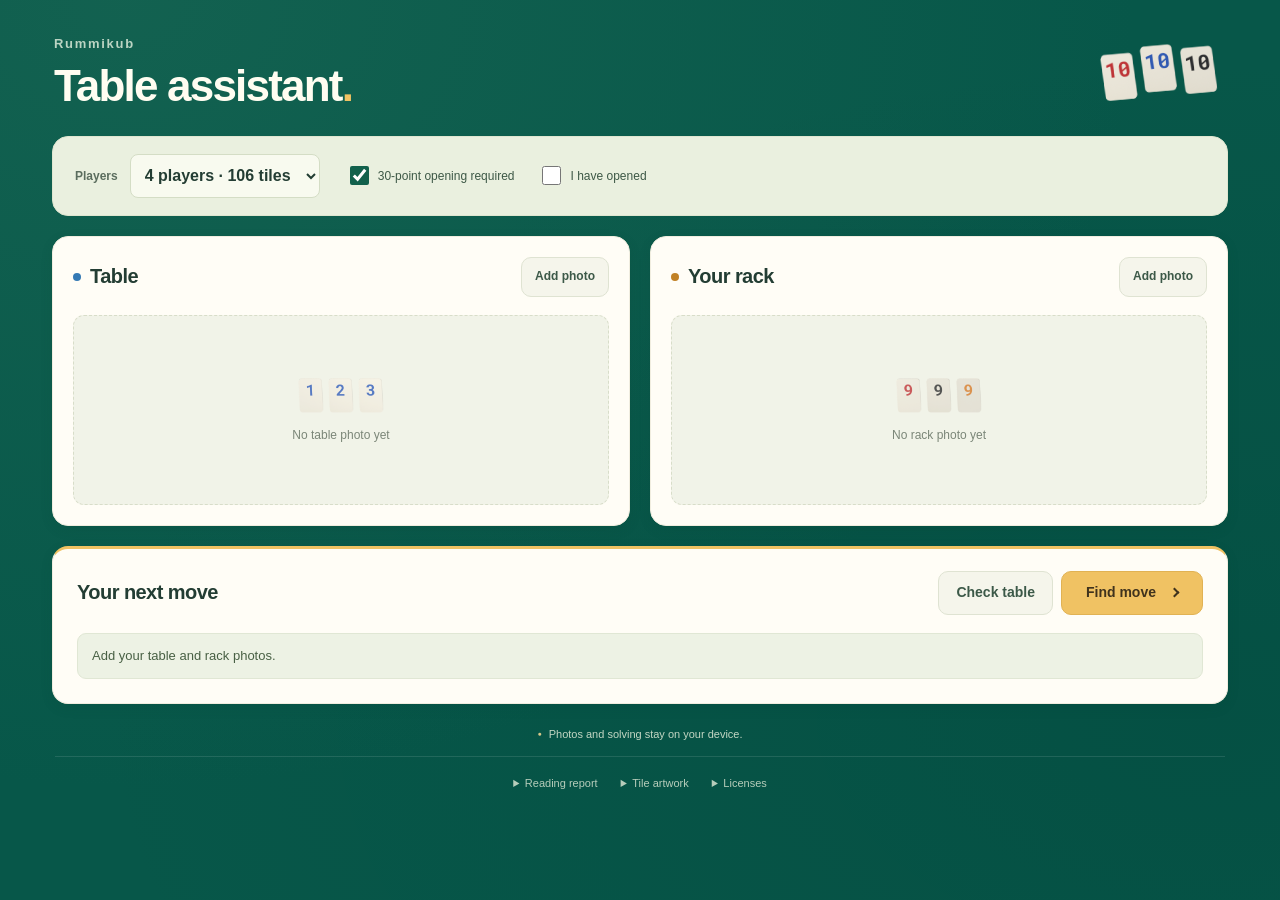
<file: index.html>
<!doctype html>
<html lang="en">
<head>
<meta charset="utf-8">
<meta name="viewport" content="width=device-width,initial-scale=1,viewport-fit=cover">
<meta name="theme-color" content="#075749">
<meta http-equiv="Content-Security-Policy" content="default-src 'none'; script-src 'self' 'wasm-unsafe-eval'; style-src 'self'; img-src 'self' data: blob:; connect-src 'none'; worker-src 'none'; object-src 'none'; base-uri 'none'; form-action 'none'">
<meta name="rummy-preview-source" content="6a8acf1c24ac515a85a331d33a6ffb496954a119">
<title>Rummikub · Table assistant</title>
<link rel="stylesheet" href="style.css?v=6a8acf1c24ac">
<script defer src="engine/wasm_exec.js?v=6a8acf1c24ac"></script>
<script defer src="engine/wasm_data.js?v=6a8acf1c24ac"></script>
<script defer src="engine.js?v=6a8acf1c24ac"></script>
<script defer src="photo-state.js?v=6a8acf1c24ac"></script>
<script defer src="tile-geometry.js?v=6a8acf1c24ac"></script>
<script defer src="recognition/reader-core.js?v=6a8acf1c24ac"></script>
<script defer src="recognition/reader-data.js?v=6a8acf1c24ac"></script>
<script defer src="recognition/vision-core.js?v=6a8acf1c24ac"></script>
<script defer src="browser-reader.js?v=6a8acf1c24ac"></script>
<script defer src="tile-art.js?v=6a8acf1c24ac"></script>
<script defer src="table-view.js?v=6a8acf1c24ac"></script>
<script defer src="app.js?v=6a8acf1c24ac"></script>
</head>
<body>
<main>
<header class="page-header">
  <div><p class="wordmark">Rummikub</p><h1>Table assistant<span class="title-dot">.</span></h1></div>
  <div class="header-tiles" aria-hidden="true">
    <svg class="tile-art-decoration" viewBox="1728 0 192 288" focusable="false"><image href="tile-art/tiles-atlas.png?v=6a8acf1c24ac" width="2688" height="1152"/></svg>
    <svg class="tile-art-decoration" viewBox="1728 288 192 288" focusable="false"><image href="tile-art/tiles-atlas.png?v=6a8acf1c24ac" width="2688" height="1152"/></svg>
    <svg class="tile-art-decoration" viewBox="1728 576 192 288" focusable="false"><image href="tile-art/tiles-atlas.png?v=6a8acf1c24ac" width="2688" height="1152"/></svg>
  </div>
</header>
<section class="settings" aria-label="Game settings">
  <label class="edition-field">Players<select id="edition"><option value="4" selected>4 players · 106 tiles</option><option value="6">6 players · 160 tiles</option></select></label>
  <div class="rule-options">
    <label class="check"><input id="opening" type="checkbox" checked>30-point opening required</label>
    <label class="check" id="opened-option"><input id="opened" type="checkbox">I have opened</label>
  </div>
</section>
<div class="photo-grid">
  <section class="photo-card" aria-labelledby="table-heading">
    <div class="card-header"><h2 id="table-heading"><span class="heading-dot blue" aria-hidden="true"></span>Table</h2><div class="photo-actions"><button data-photo="table" class="secondary">Add photo</button></div></div>
    <input type="file" accept="image/*" id="table-file" hidden>
    <div id="table-photo" class="photo-zone"><div class="empty-photo"><div class="empty-art" aria-hidden="true"><svg class="tile-art-decoration" viewBox="0 288 192 288" focusable="false"><image href="tile-art/tiles-atlas.png?v=6a8acf1c24ac" width="2688" height="1152"/></svg><svg class="tile-art-decoration" viewBox="192 288 192 288" focusable="false"><image href="tile-art/tiles-atlas.png?v=6a8acf1c24ac" width="2688" height="1152"/></svg><svg class="tile-art-decoration" viewBox="384 288 192 288" focusable="false"><image href="tile-art/tiles-atlas.png?v=6a8acf1c24ac" width="2688" height="1152"/></svg></div><p>No table photo yet</p></div></div>
  </section>
  <section class="photo-card" aria-labelledby="rack-heading">
    <div class="card-header"><h2 id="rack-heading"><span class="heading-dot orange" aria-hidden="true"></span>Your rack</h2><div class="photo-actions"><button data-photo="rack" class="secondary">Add photo</button></div></div>
    <input type="file" accept="image/*" id="rack-file" hidden>
    <div id="rack-photo" class="photo-zone"><div class="empty-photo"><div class="empty-art" aria-hidden="true"><svg class="tile-art-decoration" viewBox="1536 0 192 288" focusable="false"><image href="tile-art/tiles-atlas.png?v=6a8acf1c24ac" width="2688" height="1152"/></svg><svg class="tile-art-decoration" viewBox="1536 576 192 288" focusable="false"><image href="tile-art/tiles-atlas.png?v=6a8acf1c24ac" width="2688" height="1152"/></svg><svg class="tile-art-decoration" viewBox="1536 864 192 288" focusable="false"><image href="tile-art/tiles-atlas.png?v=6a8acf1c24ac" width="2688" height="1152"/></svg></div><p>No rack photo yet</p></div></div>
  </section>
</div>
<section class="search-panel" aria-labelledby="move-heading">
  <div class="search-controls"><h2 id="move-heading">Your next move</h2><div class="actions"><button id="validate" class="secondary">Check table</button><button id="solve">Find move <span class="move-arrow" aria-hidden="true"></span></button><button id="cancel" class="secondary" disabled>Cancel</button></div></div>
  <p id="status" role="status" aria-live="polite">Loading…</p>
  <div id="result"></div>
</section>
<footer>
  <p class="privacy-note"><span aria-hidden="true">●</span> Photos and solving stay on your device.</p>
  <div class="footer-details">
    <details id="reading-help"><summary>Reading report</summary><p>Download your photos and their readings to review or share.</p><button id="save-report" class="secondary" disabled>Save report</button></details>
    <details><summary>Tile artwork</summary><p>Multicolor Rummikub tiles by <a href="https://www.printables.com/model/130082-multicolor-rummikub-tiles">KlaasYK on Printables</a>, licensed <a href="https://creativecommons.org/licenses/by-sa/4.0/">CC BY-SA 4.0</a>. Adapted by reorienting the original meshes, assigning ivory bodies and four ink colors, and rendering a local sprite atlas. The adapted artwork is also CC BY-SA 4.0.</p></details>
    <details><summary>Licenses</summary><pre id="licenses"></pre></details>
  </div>
</footer>
</main>
</body>
</html>
</file>
<file: style.css>
:root{font-family:-apple-system,BlinkMacSystemFont,"Segoe UI",sans-serif;font-size:16px;color:#233d33;background:#075749;--cream:#fffdf6;--ink:#233d33;--line:#e3e5d8;--green:#12614c;--gold:#f0c263;--blue:#3479b4;--orange:#c18125}
*{box-sizing:border-box}
body{margin:0;min-height:100vh;background:radial-gradient(ellipse at 10% 0,#24715b66,transparent 62%),radial-gradient(ellipse at 95% 80%,#00423855,transparent 65%)}
main{max-width:1240px;margin:auto;padding:max(30px,env(safe-area-inset-top)) 32px max(28px,env(safe-area-inset-bottom))}
button,input,select{font:inherit}
button,select,input[type=number]{min-height:44px}
button{display:inline-flex;align-items:center;justify-content:center;gap:10px;border:1px solid transparent;border-radius:10px;background:var(--green);color:var(--cream);font-size:14px;font-weight:650;line-height:1.3;padding:11px 17px;cursor:pointer;transition:background .15s,box-shadow .15s,transform .15s}
button:hover:not(:disabled){background:#084d3c;box-shadow:0 3px 8px #002a251a}
button:active:not(:disabled){transform:translateY(1px)}
button.secondary{background:#f5f5eb;color:#3c5948;border-color:#dfe3d2}
button.secondary:hover:not(:disabled){background:#eceee0}
button:disabled{opacity:.45;cursor:default}
:focus-visible{outline:3px solid #ca9b38;outline-offset:3px}
[hidden]{display:none!important}
p{line-height:1.55}
.page-header{display:flex;align-items:center;justify-content:space-between;gap:20px;color:#fffdf1;padding:4px 2px 25px}
.wordmark{font-size:13px;font-weight:650;letter-spacing:1.7px;margin:0 0 8px;color:#bbd4c3}
h1{font-size:clamp(30px,4.5vw,44px);line-height:1.1;letter-spacing:-1.8px;font-weight:650;margin:0}
.title-dot{color:var(--gold)}
.header-tiles{display:flex;gap:2px;align-items:center;transform:rotate(-5deg);padding-right:8px}
.tile-art-decoration{display:block;width:38px;height:57px;flex-shrink:0;overflow:hidden}
.header-tiles .tile-art-decoration:nth-child(2){transform:translateY(-5px)}
section{background:var(--cream);border:1px solid #f0eddf;border-radius:16px;padding:22px;margin:0 0 20px;box-shadow:0 4px 12px #003d3320}
h2{font-size:20px;font-weight:650;letter-spacing:-.55px;line-height:1.25;margin:0}
.settings{display:flex;flex-wrap:wrap;align-items:center;gap:18px 30px;padding:17px 22px;background:#eaf0df;border-color:#dfe6d0;box-shadow:none}
label{display:flex;flex-direction:column;gap:6px;font-size:11px;font-weight:650;color:#5b6d5e}
.edition-field{display:flex;flex-direction:row;align-items:center;gap:12px;font-size:12px}
select,input[type=number]{border:1px solid #d9dfcc;background:#fffef8;color:var(--ink);border-radius:8px;padding:9px 10px;max-width:100%;font-size:16px;line-height:1.2}
.edition-field select{min-width:190px;background:#f8faef;border-color:#d4ddc5}
.rule-options{display:flex;align-items:center;flex-wrap:wrap;gap:12px 28px}
label.check{flex-direction:row;align-items:center;gap:9px;min-height:35px;color:#3d5846;font-size:12px;font-weight:500}
label.check:has(input:disabled){opacity:.5}
input[type=checkbox]{height:19px;width:19px;flex-shrink:0;accent-color:#12614c;margin:0}
.photo-grid{display:grid;grid-template-columns:repeat(2,minmax(0,1fr));gap:20px}
.photo-card{min-width:0;padding:20px}
.card-header{display:flex;justify-content:space-between;align-items:center;gap:12px;margin-bottom:18px}
.card-header h2{display:flex;align-items:center;gap:9px;white-space:nowrap}
.heading-dot{display:block;width:8px;height:8px;border-radius:50%;background:currentColor}
.blue{color:var(--blue)}.orange{color:var(--orange)}
.photo-actions{display:flex;align-items:center;flex-wrap:wrap;justify-content:flex-end;gap:7px}
.photo-actions button{padding:10px 13px;min-height:40px;font-size:12px}
.photo-zone{min-width:0}
.empty-photo{min-height:190px;border:1px dashed #d8ddc9;border-radius:11px;background:#f1f3e8;display:flex;flex-direction:column;align-items:center;justify-content:center;gap:10px;padding:24px}
.empty-photo p{font-size:12px;color:#7b8678;margin:0}
.empty-art{display:flex;align-items:center;gap:2px;opacity:.8}
.empty-art .tile-art-decoration{width:28px;height:42px}
.photo-preview{display:block;max-width:100%;max-height:300px;object-fit:contain;margin:0 auto 15px;border-radius:10px;cursor:crosshair}
.photo-summary{display:flex;align-items:center;justify-content:space-between;gap:10px;padding:1px 0 11px;font-size:12px;color:#60705e}
.notice{font-size:12px;line-height:1.55;color:#6a7866;overflow-wrap:anywhere;margin:10px 0}
.tile-list{max-height:420px;overflow:auto;overscroll-behavior:contain;padding-right:3px}
.tile-editor{display:grid;grid-template-columns:32px 52px minmax(0,1fr);align-items:center;gap:10px;padding:13px 0;border-top:1px solid var(--line)}
.tile-editor canvas{display:block;width:52px;height:68px;object-fit:contain;border-radius:5px;background:#ebeee4}
.tile-editor>div{min-width:0}
.remove-tile{align-self:center;justify-self:start;min-height:36px;min-width:32px;width:32px;height:36px;padding:0;border:0;background:transparent;color:#bf4242;font-size:24px;font-weight:400;border-radius:7px;box-shadow:none}
.remove-tile:hover:not(:disabled){background:#fbe8df;color:#a32929;box-shadow:none}
.tile-fields{display:flex;align-items:end;flex-wrap:wrap;gap:7px}
.tile-fields label{font-size:10px;gap:5px;min-width:58px;flex:1}
.tile-fields select{min-width:95px;width:100%}
.tile-fields input[type=number]{width:100%;min-width:54px}
.reading-error,.tile-error{font-size:12px;color:#a62f30;line-height:1.5}
.reading-error{background:#fff0e7;border:1px solid #eecbbc;border-radius:8px;padding:10px 12px;margin:10px 0}
.search-panel{padding:22px 24px 24px;border-top:3px solid var(--gold)}
.search-controls{display:flex;justify-content:space-between;align-items:center;gap:18px;flex-wrap:wrap}
.actions{display:flex;align-items:center;gap:8px;flex-wrap:wrap}
#solve{background:var(--gold);color:#40331d;min-width:142px;border-color:#e1b253}
#solve:hover:not(:disabled){background:#f7cc7d}
#cancel:disabled{display:none}
.move-arrow{width:7px;height:7px;border-right:2px solid currentColor;border-top:2px solid currentColor;transform:rotate(45deg);margin-left:5px}
#status{font-size:13px;color:#486044;line-height:1.55;overflow-wrap:anywhere;background:#edf2e4;border:1px solid #e0e7d4;border-radius:9px;padding:12px 14px;margin:18px 0 0}
#status.error{color:#9f3030;background:#fff0e7;border-color:#ecc9b9}
#result{max-width:100%;margin-top:20px}
#result:empty{margin-top:0}
#result>svg{display:block;width:100%;min-width:1020px}
#result:has(>svg){overflow:auto;overscroll-behavior-x:contain}
#result svg text{font-family:-apple-system,BlinkMacSystemFont,"Segoe UI",sans-serif}
#result svg .heading{font-size:22px;fill:#162f24}
#result svg .number{font-size:28px;font-weight:700}
#result svg .caption{font-size:11px;fill:#253d31}
.table-board{display:block;max-width:100%;padding:0;margin:0;background:none;border:0;border-radius:0;box-shadow:none}
.board-section{min-width:0;padding:0;margin:0;background:none;border:0;border-radius:0;box-shadow:none}
.board-heading{display:flex;align-items:baseline;justify-content:space-between;flex-wrap:wrap;gap:6px 12px;margin:0 0 12px}
.board-heading h3{font-size:16px;font-weight:650;letter-spacing:-.3px;margin:0}
.board-count{font-size:12px;color:#72816b}
.melds-grid{display:flex;flex-wrap:wrap;align-items:stretch;gap:12px;min-width:0}
.meld-card{flex:0 1 auto;width:max-content;max-width:100%;min-width:0;border:1px solid #dde2e5;background:#f1f3f5;border-radius:11px;padding:10px}
.meld-label{display:block;font-size:11px;font-weight:600;color:#52606b;margin:0 0 7px}
.meld-row{display:flex;flex-wrap:wrap;align-items:flex-start;gap:8px 1px;max-width:100%;min-width:0}
.art-tile{position:relative;display:flex;flex-direction:column;align-items:center;flex:0 0 54px;width:54px;min-width:0}
.art-tile>svg{display:block;width:54px;height:80px;overflow:hidden;flex-shrink:0}
.art-tile .tile-art-played{stroke:#b45b10}
.joker-role{display:block;width:100%;font-size:10px;line-height:1.25;text-align:center;color:#42505d;margin-top:3px;overflow-wrap:anywhere}
.joker-role>span{display:block}
.board-rack{margin-top:20px;border:1px solid #e2dfce;border-bottom:5px solid #b9905b;border-radius:12px;padding:16px 15px 8px;background:#f2f0e4}
.board-rack .board-heading{margin-bottom:9px}
.rack-row{display:flex;flex-wrap:wrap;align-items:flex-start;gap:8px 1px}
.board-legend{display:flex;align-items:center;gap:7px;font-size:11px;color:#687078;margin:0 0 12px;line-height:1.5}
.board-legend::before{content:"";display:block;width:10px;height:10px;border:2px solid #b45b10;border-radius:2px;flex-shrink:0}
footer{padding:1px 3px 0;color:#b7cdbb;font-size:11px;line-height:1.6}
.privacy-note{display:flex;justify-content:center;align-items:center;gap:7px;font-size:11px;margin:0 0 13px;color:#c4d7c4}
.privacy-note span{font-size:7px;color:#d6c789}
.footer-details{display:flex;align-items:flex-start;justify-content:center;gap:8px 23px;flex-wrap:wrap;border-top:1px solid #ffffff1c;padding:7px 0}
footer details{max-width:100%;font-size:11px}
footer details[open]{flex-basis:100%;max-width:800px;margin:auto}
footer summary{cursor:pointer;min-height:38px;align-content:center}
footer p{font-size:11px;line-height:1.7;margin:7px 0 12px}
footer a{color:#e9edda}
footer button.secondary{font-size:12px;min-height:40px}
footer pre{white-space:pre-wrap;font:11px/1.55 monospace;overflow-wrap:anywhere;margin:8px 0}
@media(max-width:900px){.settings{gap:10px 20px}.rule-options{gap:8px 18px}.edition-field select{min-width:180px}.photo-grid{gap:16px}.photo-card{padding:18px}.card-header{flex-wrap:wrap;gap:12px}.card-header h2{flex:1}.photo-actions{flex-shrink:0}.tile-editor{gap:7px;grid-template-columns:28px 45px minmax(0,1fr)}.tile-editor canvas{width:45px;height:60px}.remove-tile{width:28px;min-width:28px}.tile-fields label{min-width:50px}.tile-fields select{min-width:80px}}
@media(max-width:640px){main{padding:23px 14px max(22px,env(safe-area-inset-bottom))}.page-header{padding:0 4px 21px;gap:12px}.wordmark{font-size:11px;letter-spacing:1.4px;margin-bottom:7px}h1{font-size:31px;letter-spacing:-1.4px}.header-tiles{gap:0;padding-right:0}.header-tiles .tile-art-decoration{width:28px;height:42px}section{border-radius:13px;margin-bottom:15px}.settings{display:block;padding:15px 17px}.edition-field{justify-content:space-between;font-size:12px;gap:12px}.edition-field select{flex:1;max-width:230px;min-width:0}.rule-options{display:grid;grid-template-columns:1fr;gap:6px;margin-top:12px;padding-top:11px;border-top:1px solid #d6dfca}label.check{font-size:12px;min-height:28px}.photo-grid{display:block}.photo-card{padding:17px}.card-header{margin-bottom:15px;flex-wrap:nowrap}.card-header h2{font-size:19px}.photo-actions{gap:5px}.photo-actions button{font-size:11px;padding:9px 11px;min-height:38px}.empty-photo{min-height:153px;padding:19px}.empty-photo p{font-size:11px}.empty-art .tile-art-decoration{width:26px;height:39px}.photo-preview{max-height:260px}.tile-editor{grid-template-columns:30px 46px minmax(0,1fr);gap:8px;padding:12px 0}.tile-editor canvas{width:46px;height:62px}.remove-tile{width:30px;min-width:30px;min-height:38px}.tile-fields{gap:7px}.tile-fields label{font-size:10px;min-width:55px}.tile-fields select{min-width:90px}.search-panel{padding:18px}.search-controls{gap:15px}.search-controls h2{font-size:19px}.search-controls>.actions{width:100%;flex-wrap:wrap}.search-controls .actions #solve{flex:1;min-width:140px}.search-controls .actions #validate{flex:1;min-width:115px}.search-controls .actions #cancel{flex-basis:100%;min-height:40px}#status{font-size:12px;margin-top:15px;padding:11px 12px}#result{margin-top:17px}.melds-grid{gap:10px}.meld-card{padding:9px}.art-tile{width:50px;flex-basis:50px}.art-tile>svg{width:50px;height:74.07px}.board-rack{margin-top:18px;padding:14px 10px 7px}.board-heading{gap:8px}.board-heading h3{font-size:15px}.board-count{font-size:11px}.board-legend{font-size:10px}.footer-details{gap:4px 18px}.privacy-note{font-size:10px}.tile-list{max-height:365px}}
@media(max-width:370px){h1{font-size:27px}.header-tiles .tile-art-decoration{width:24px;height:36px}.photo-actions button{padding:9px;font-size:10px}.card-header h2{font-size:18px}.tile-editor{grid-template-columns:26px 41px minmax(0,1fr);gap:6px}.tile-editor canvas{width:41px;height:55px}.remove-tile{width:26px;min-width:26px}.tile-fields label{min-width:48px}.tile-fields select{min-width:76px}.photo-card{padding:15px}.search-panel{padding:16px}}
@media(prefers-reduced-motion:reduce){button{transition:none}}
</file>
